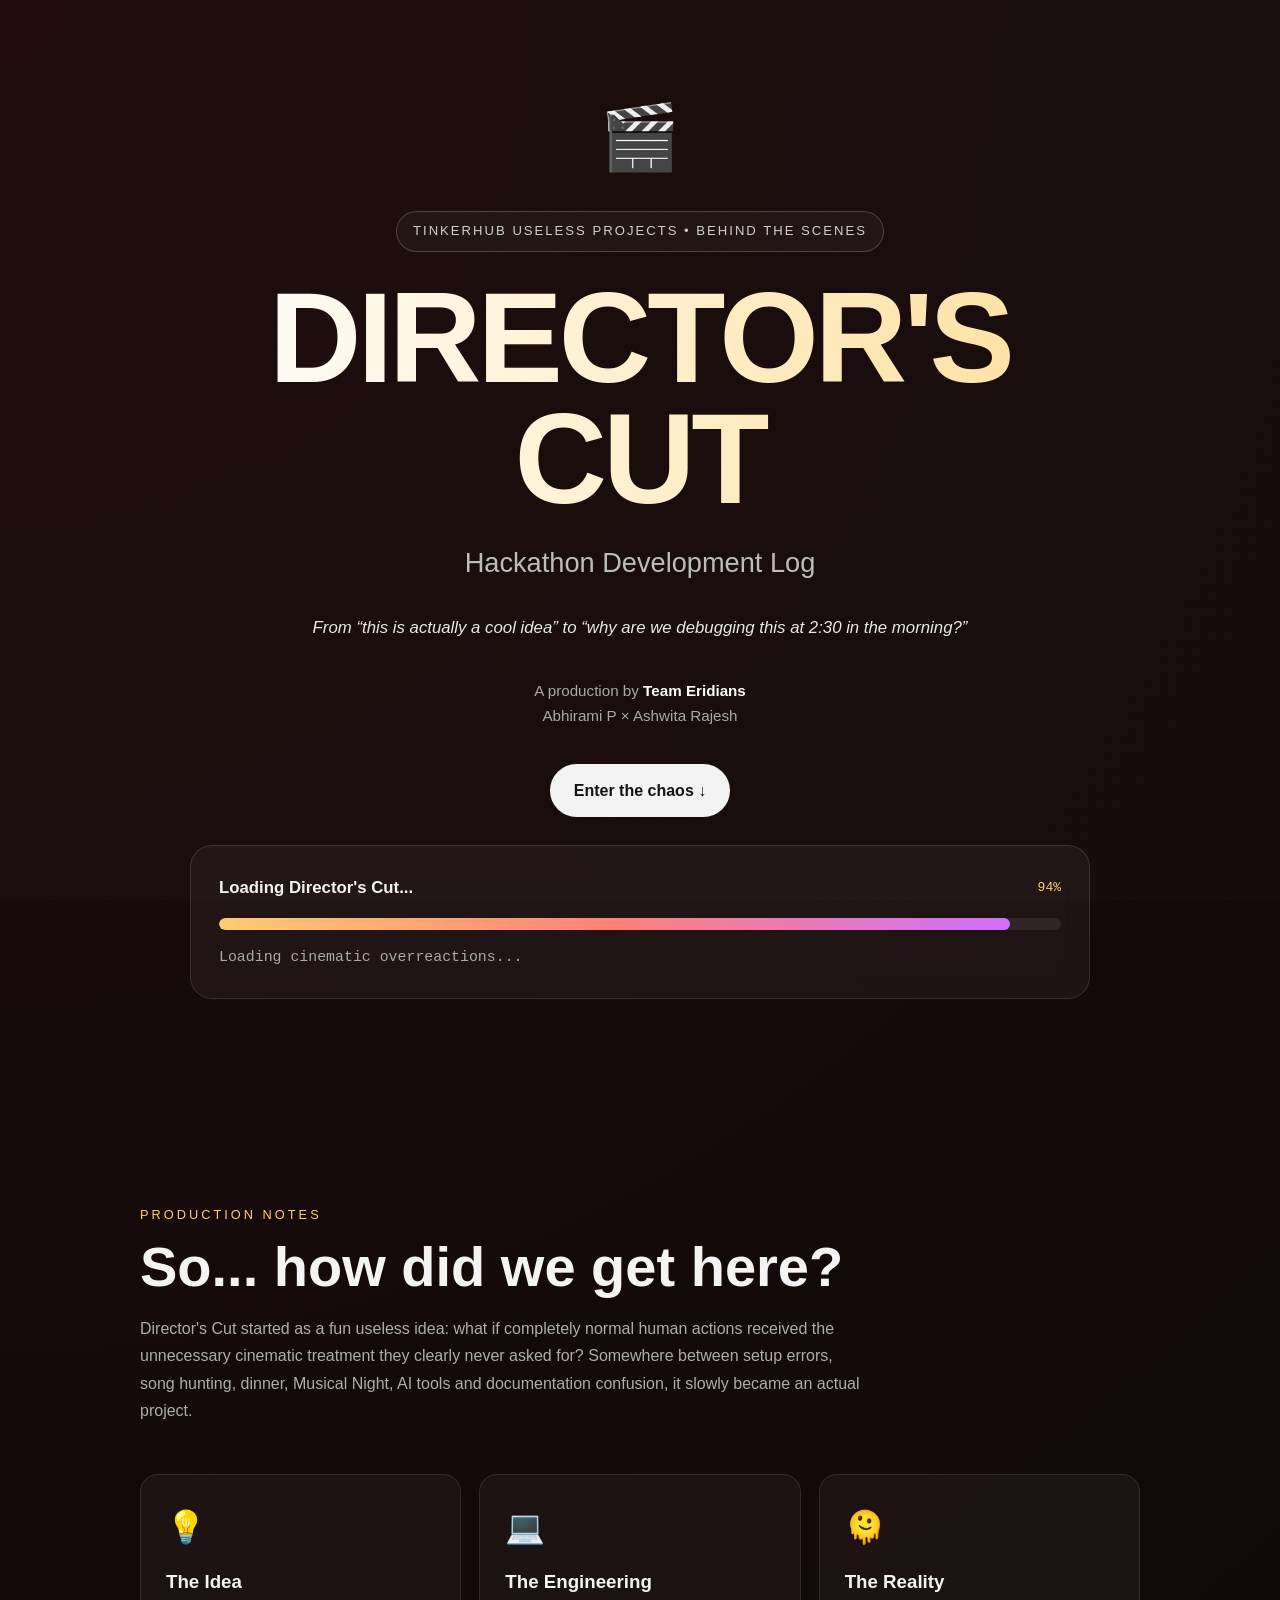
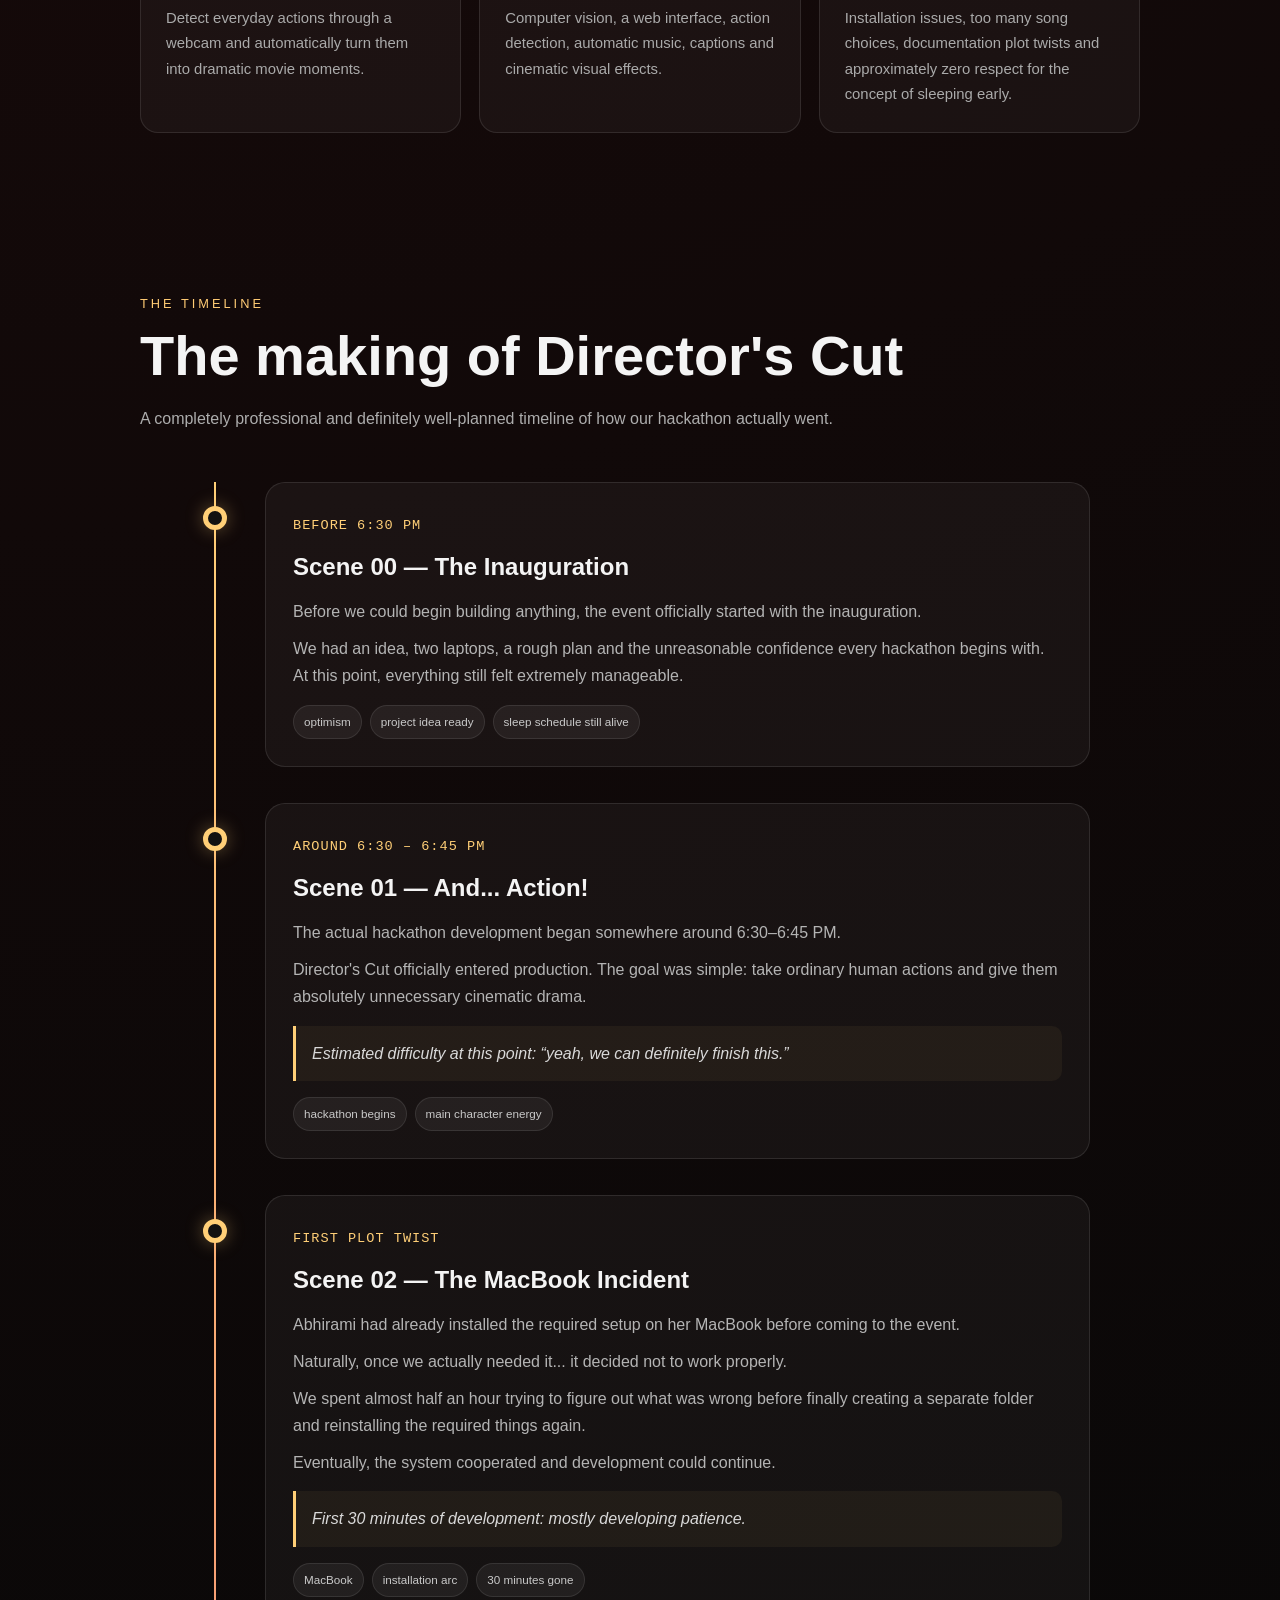
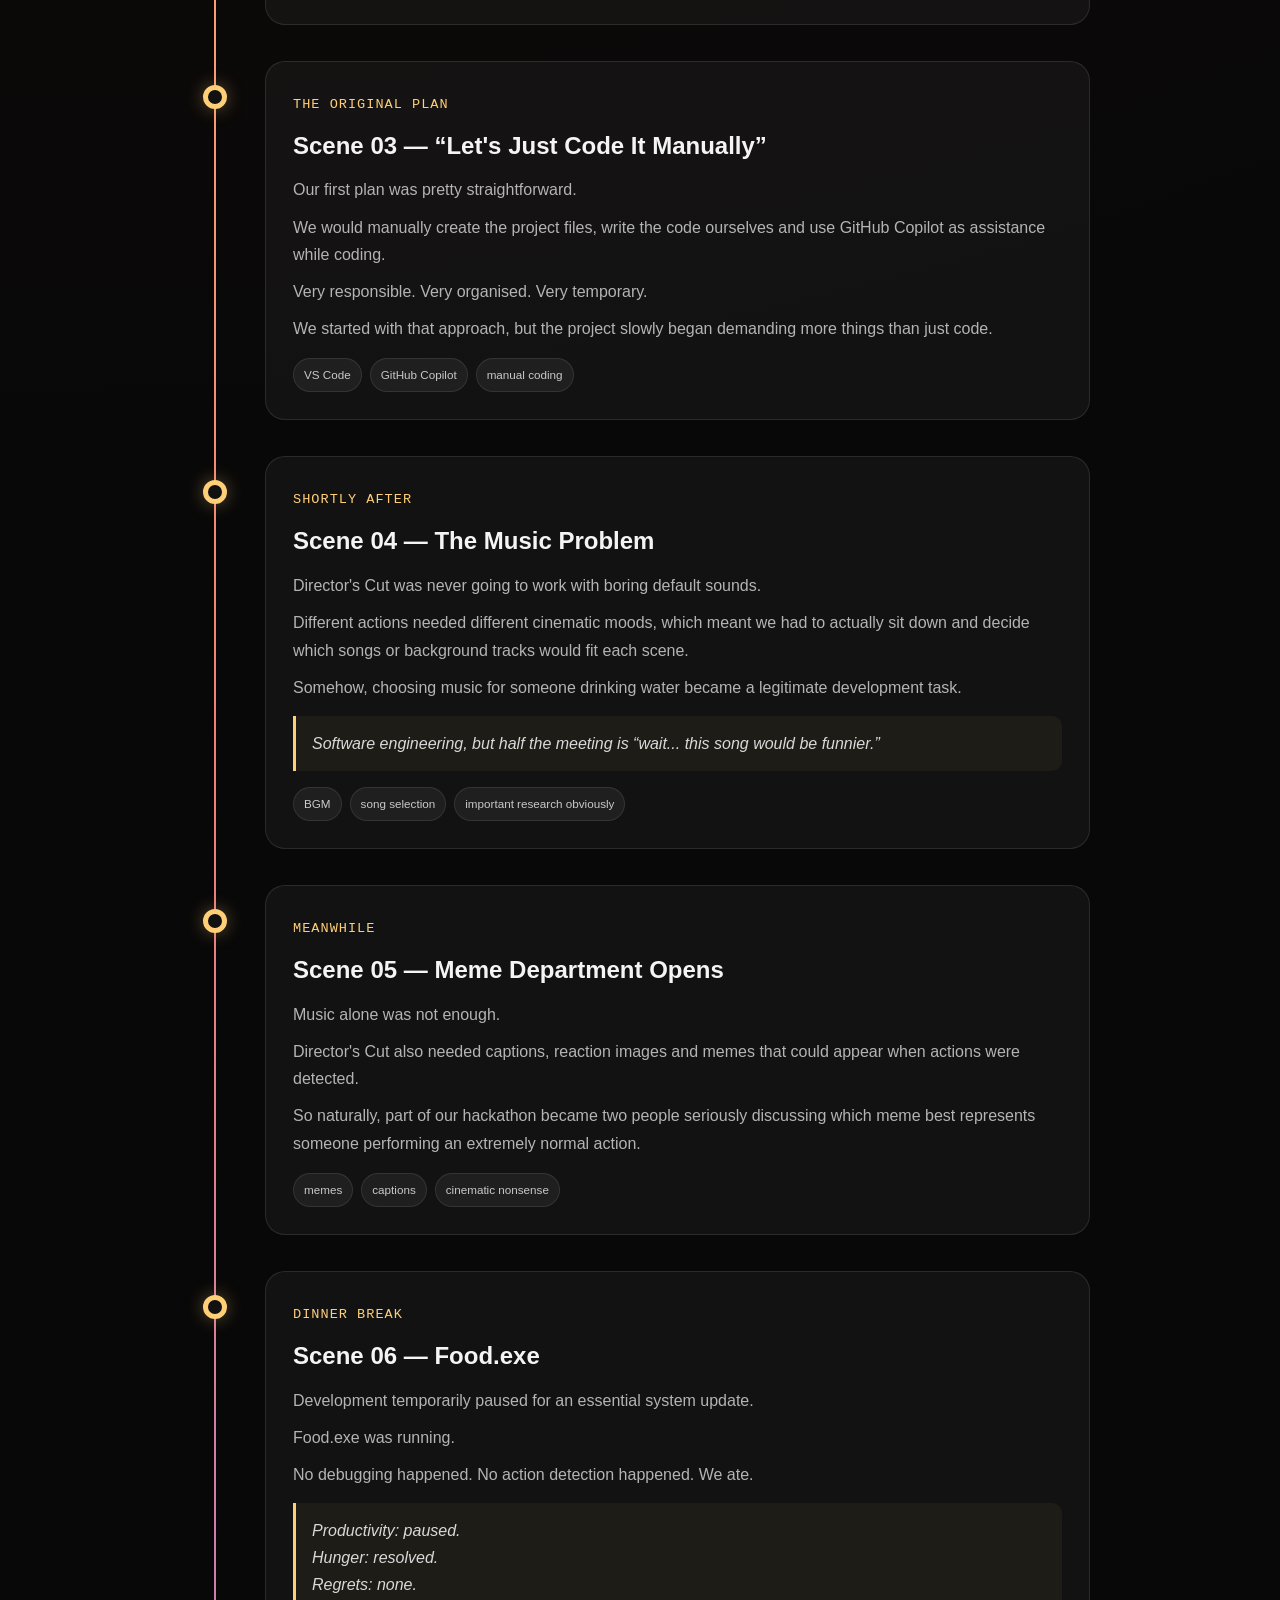
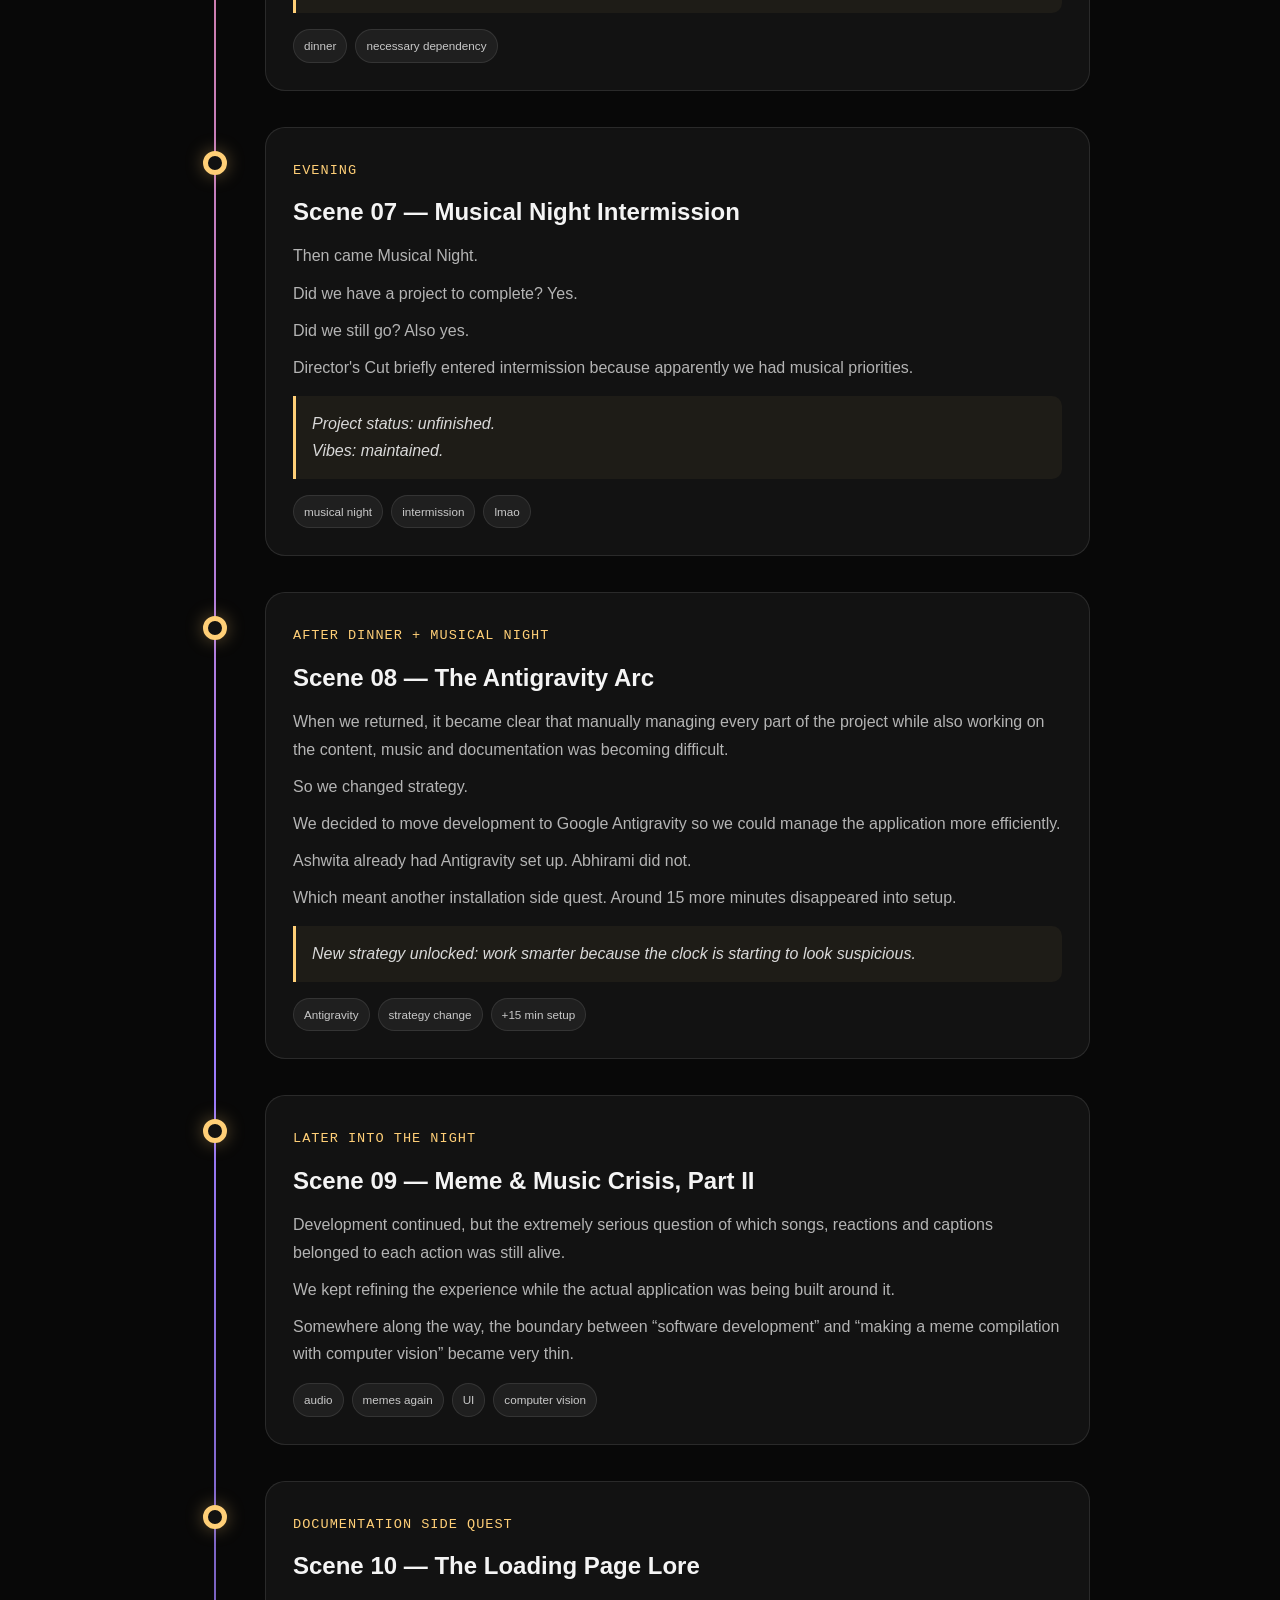
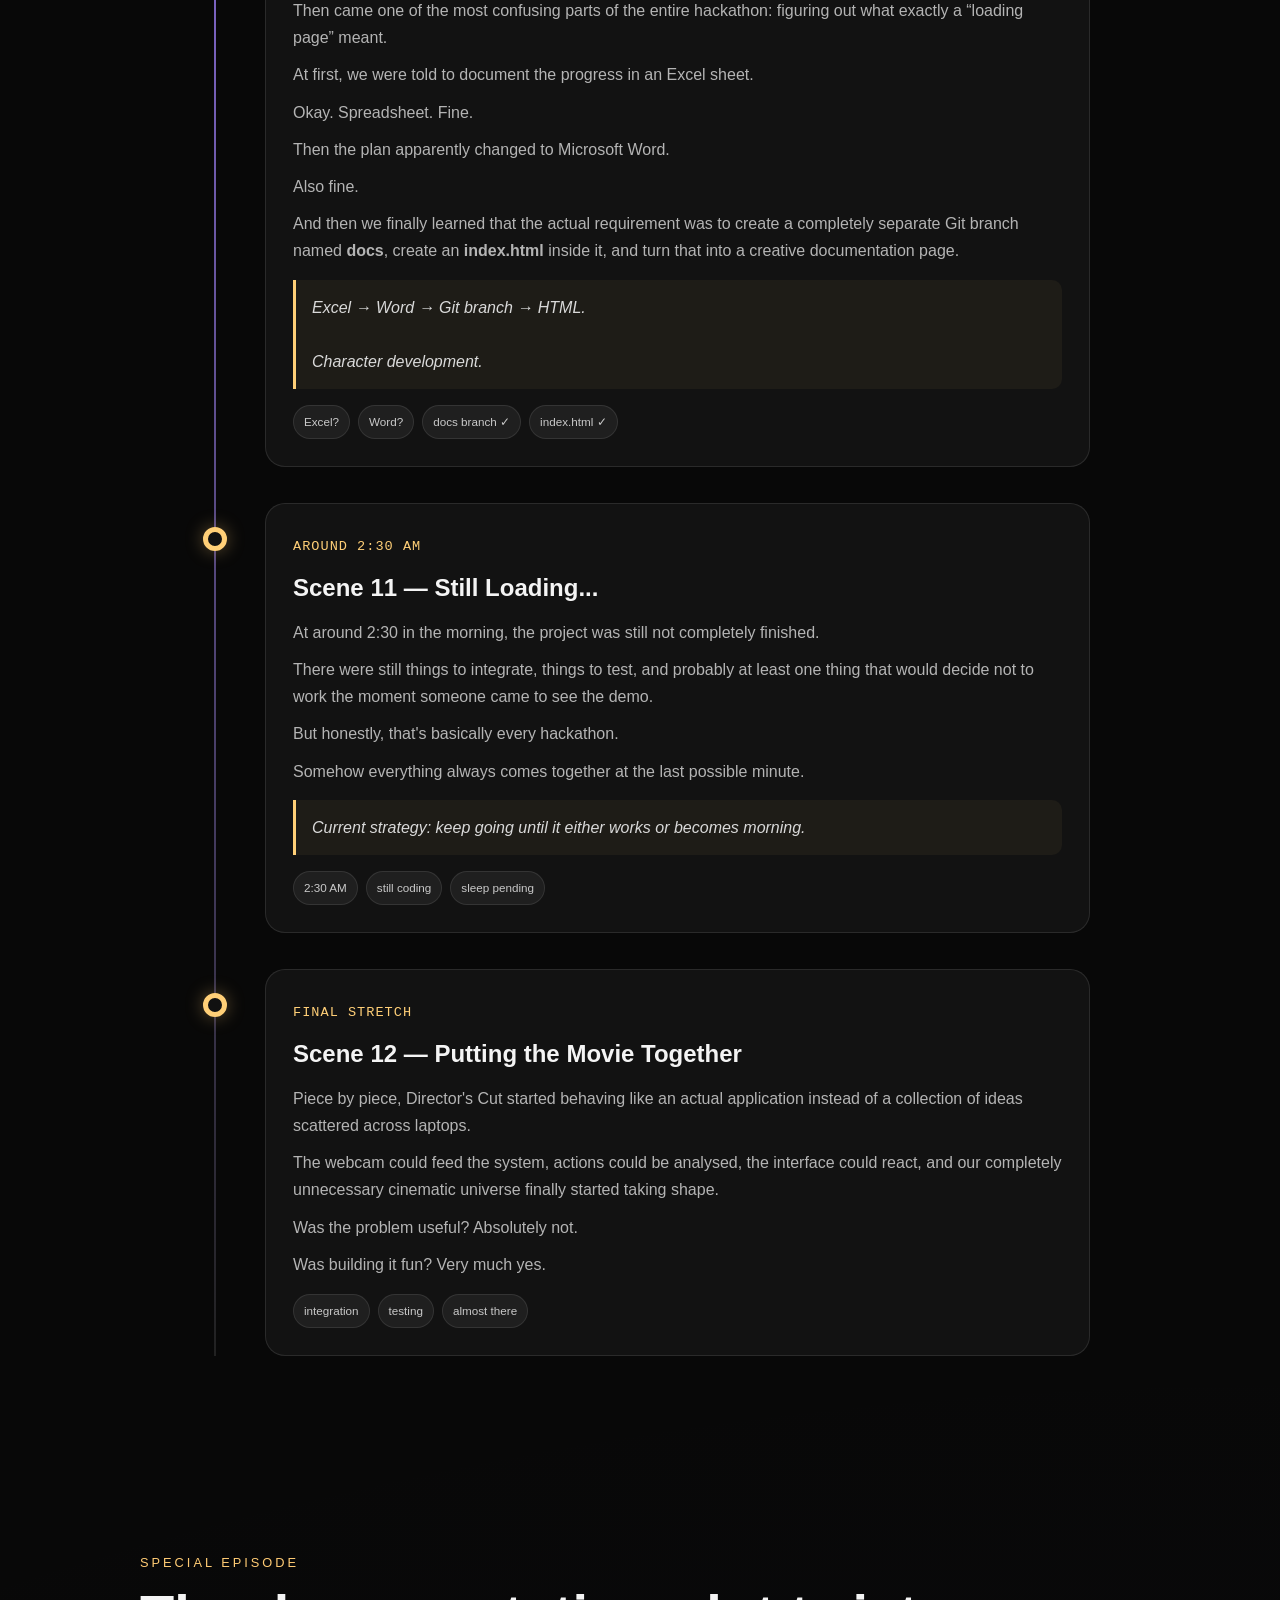
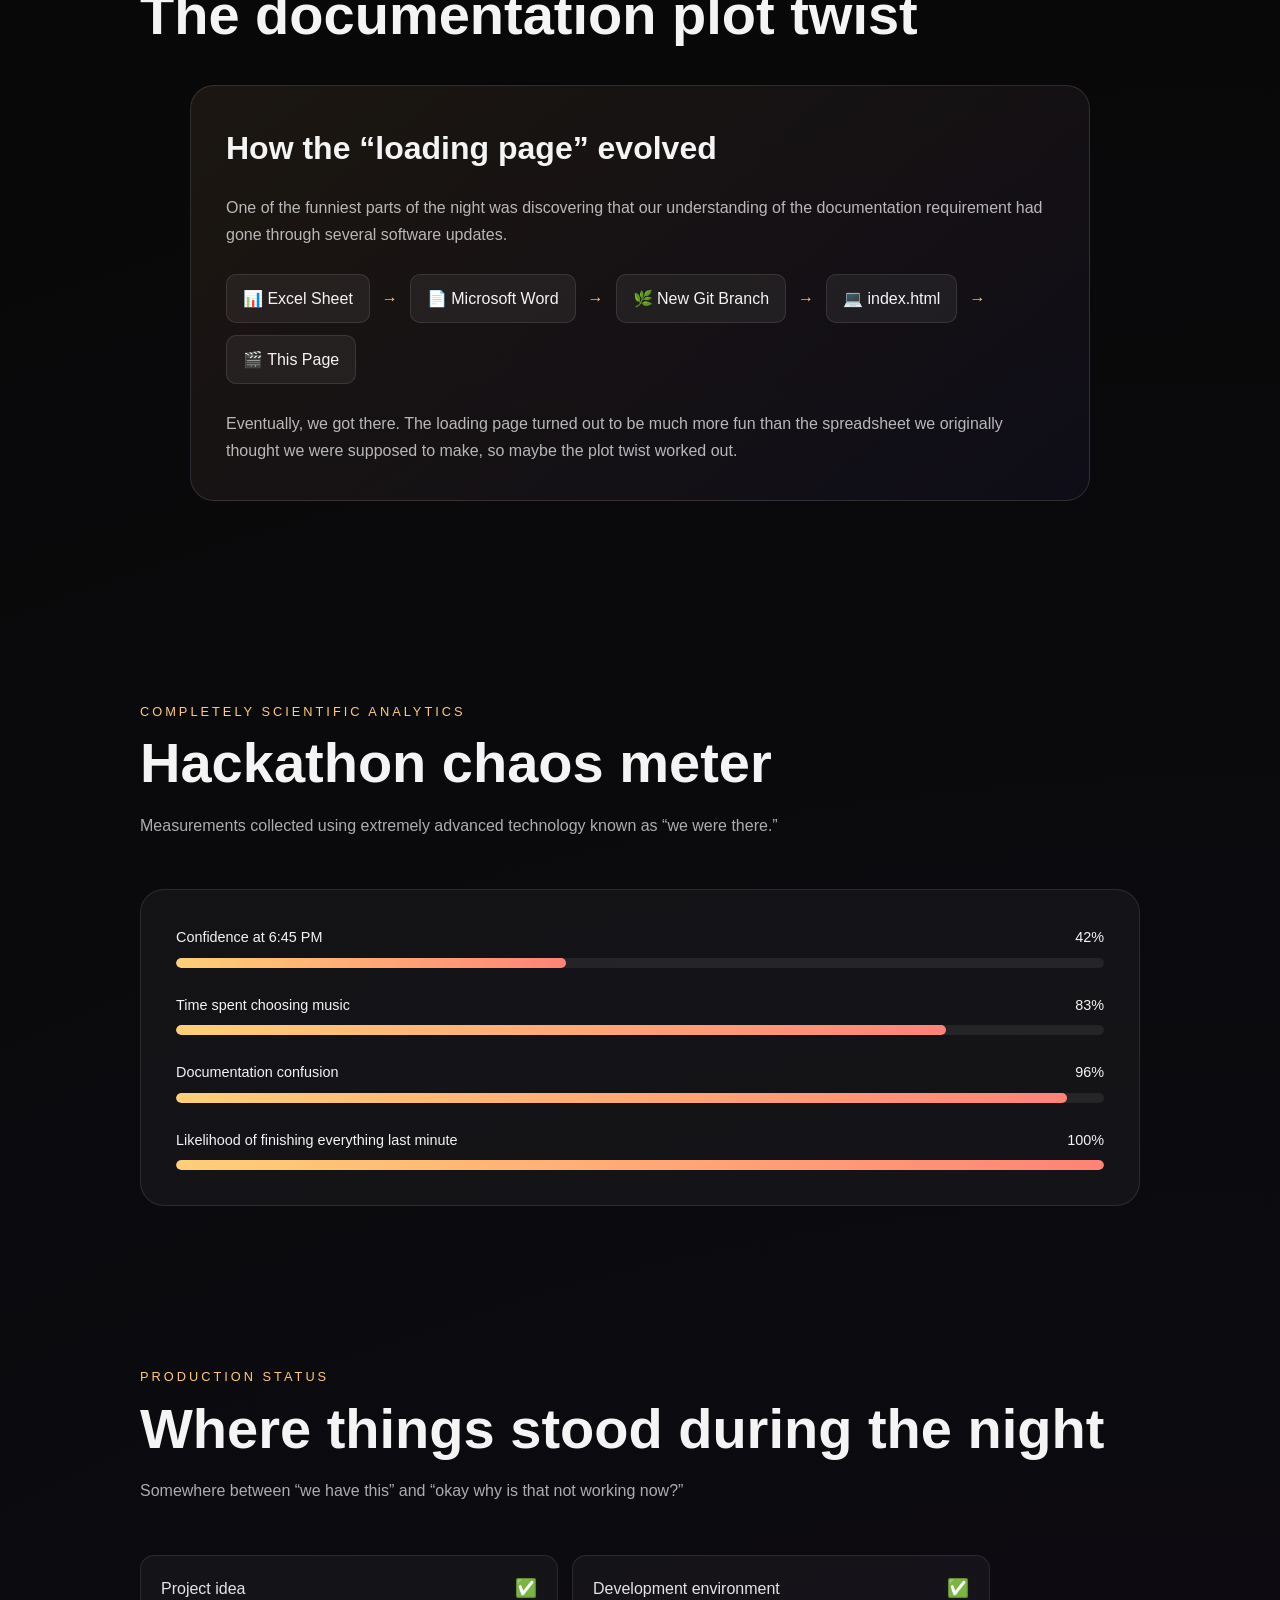
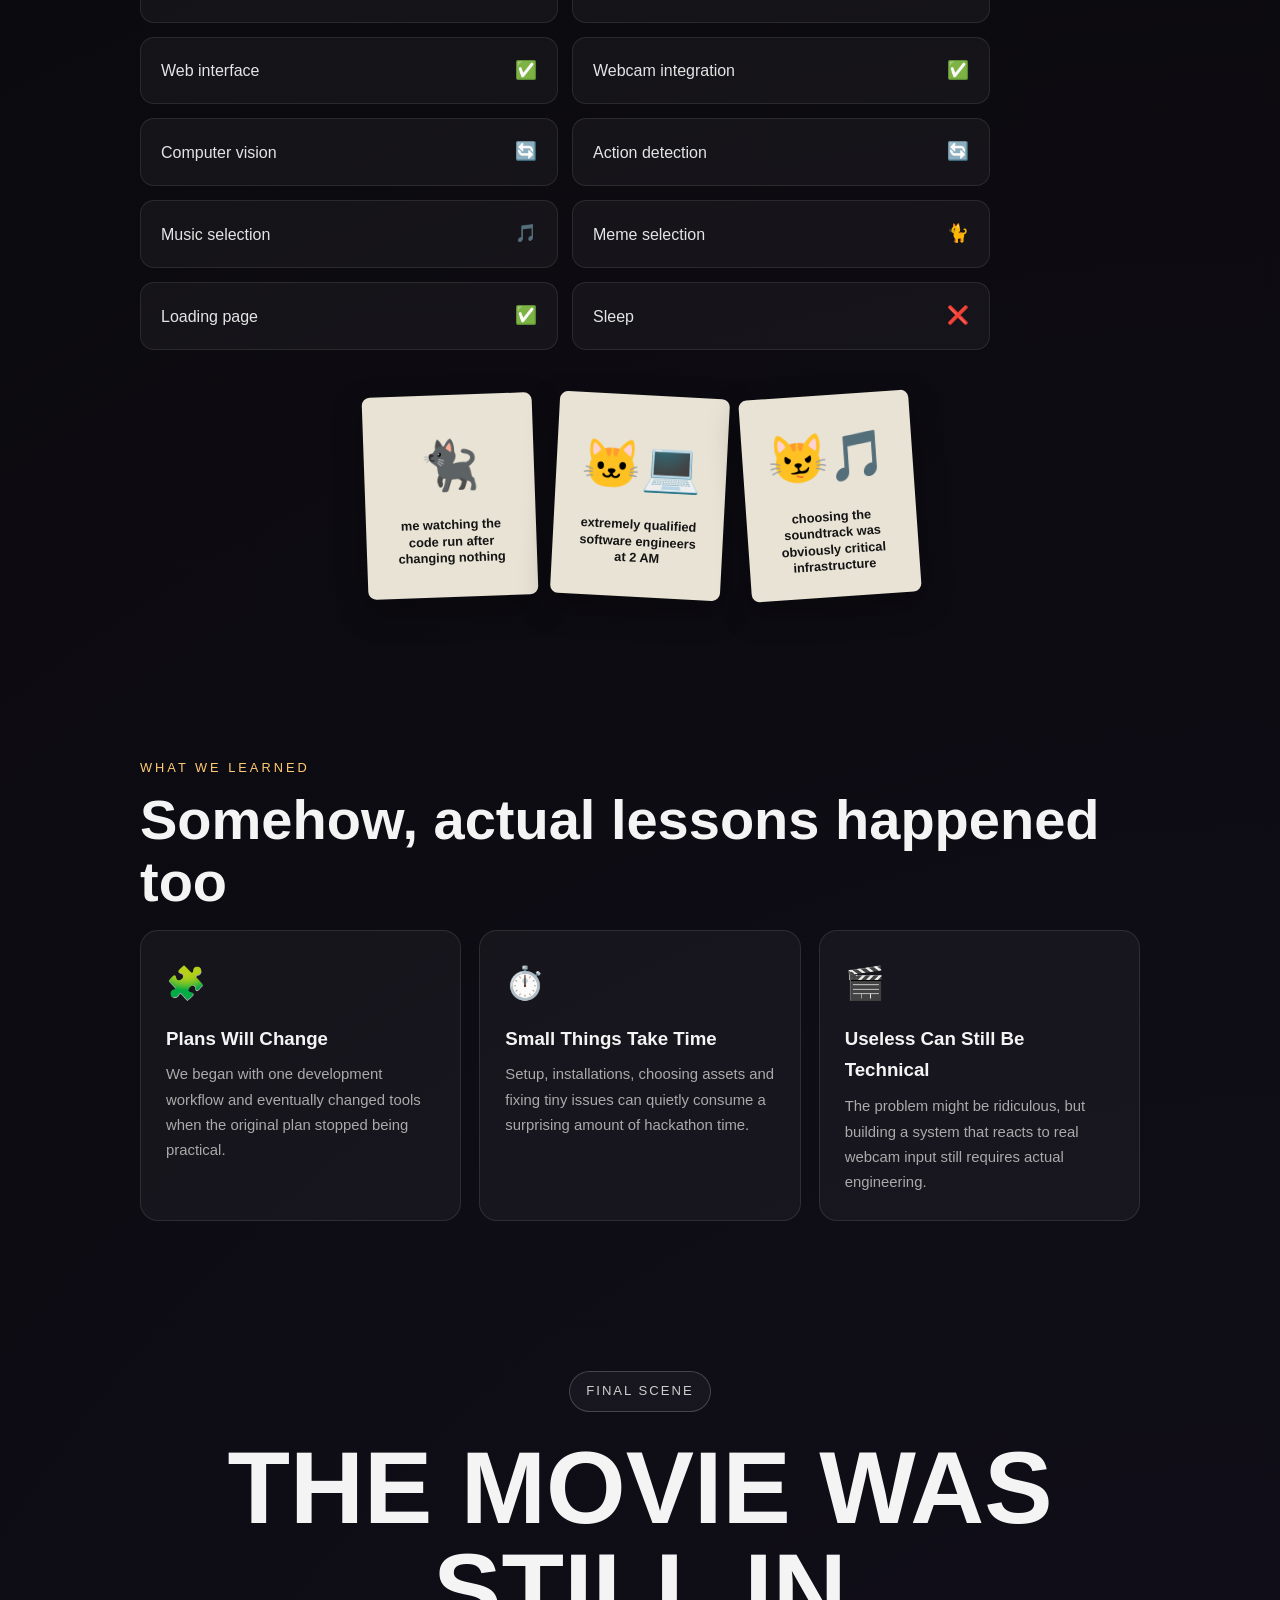
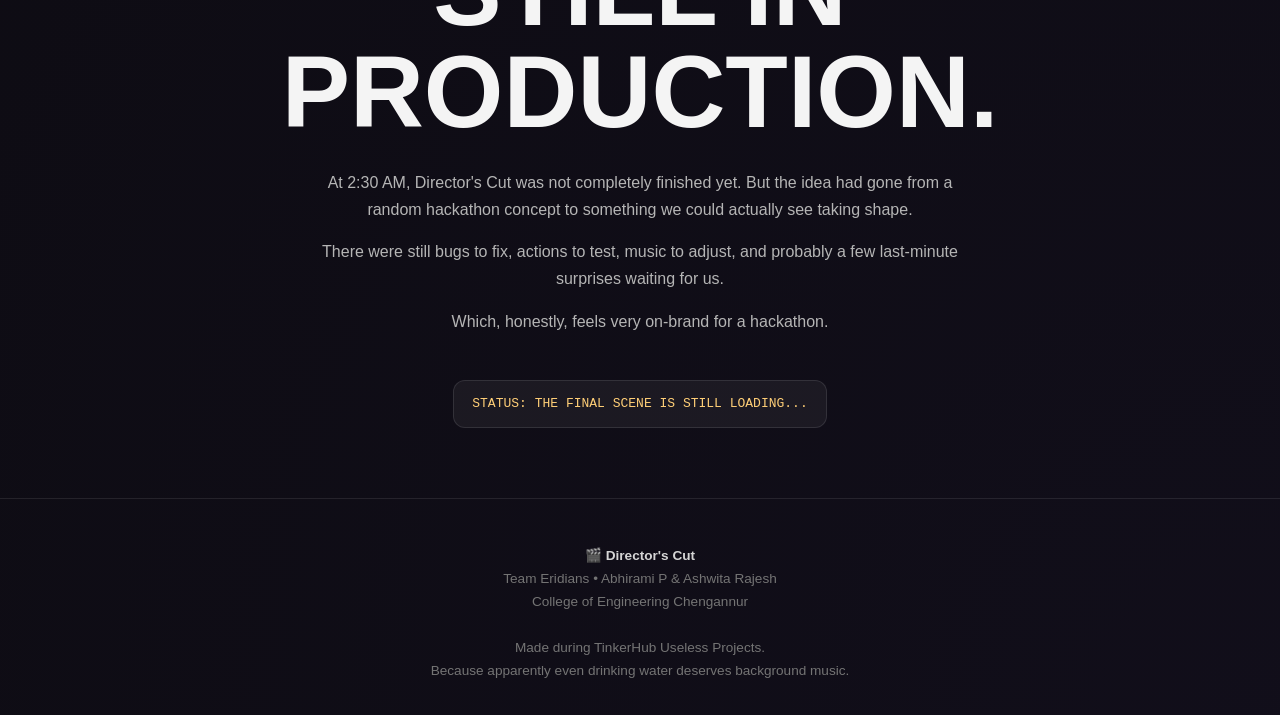
<file: index.html>
<!DOCTYPE html>
<html lang="en">
<head>
    <meta charset="UTF-8">
    <meta name="viewport" content="width=device-width, initial-scale=1.0">

    <title>Director's Cut | Hackathon Development Log</title>

    <style>
        /* =========================================================
           DIRECTOR'S CUT - HACKATHON DEVELOPMENT LOG
           Team Eridians
           TinkerHub Useless Projects
           ========================================================= */

        * {
            margin: 0;
            padding: 0;
            box-sizing: border-box;
        }

        html {
            scroll-behavior: smooth;
        }

        body {
            font-family: Arial, Helvetica, sans-serif;
            background:
                radial-gradient(circle at top left, rgba(120, 20, 20, 0.18), transparent 32%),
                radial-gradient(circle at bottom right, rgba(70, 50, 130, 0.15), transparent 35%),
                #080808;
            color: #f4f4f4;
            line-height: 1.7;
            min-height: 100vh;
            overflow-x: hidden;
        }

        /* Film grain */
        body::before {
            content: "";
            position: fixed;
            inset: 0;
            pointer-events: none;
            opacity: 0.035;
            z-index: 999;
            background-image:
                repeating-radial-gradient(
                    circle at 0 0,
                    transparent 0,
                    rgba(255,255,255,0.8) 1px,
                    transparent 2px
                );
            background-size: 7px 7px;
        }

        /* =========================================================
           TOP PROGRESS BAR
           ========================================================= */

        .scroll-progress {
            position: fixed;
            top: 0;
            left: 0;
            width: 0%;
            height: 4px;
            background: linear-gradient(90deg, #ffcc70, #ff8177, #cf70ff);
            z-index: 1000;
            box-shadow: 0 0 12px rgba(255, 129, 119, 0.65);
        }

        /* =========================================================
           HERO
           ========================================================= */

        .hero {
            min-height: 100vh;
            display: flex;
            align-items: center;
            justify-content: center;
            text-align: center;
            padding: 60px 20px;
            position: relative;
        }

        .hero-content {
            max-width: 950px;
        }

        .small-label {
            display: inline-block;
            padding: 8px 16px;
            border: 1px solid rgba(255,255,255,0.2);
            border-radius: 50px;
            color: #cfcfcf;
            font-size: 0.82rem;
            letter-spacing: 2px;
            text-transform: uppercase;
            margin-bottom: 25px;
            background: rgba(255,255,255,0.04);
        }

        .hero h1 {
            font-size: clamp(3.6rem, 10vw, 8rem);
            line-height: 0.95;
            letter-spacing: -4px;
            text-transform: uppercase;
            margin-bottom: 20px;
            background: linear-gradient(
                90deg,
                #ffffff,
                #ffdf9b,
                #ff9f8b,
                #ffffff
            );
            background-size: 300%;
            -webkit-background-clip: text;
            -webkit-text-fill-color: transparent;
            animation: titleGlow 7s linear infinite;
        }

        @keyframes titleGlow {
            0% {
                background-position: 0%;
            }
            100% {
                background-position: 300%;
            }
        }

        .hero h2 {
            font-size: clamp(1.1rem, 3vw, 1.7rem);
            font-weight: 400;
            color: #bcbcbc;
            margin-bottom: 28px;
        }

        .hero-quote {
            max-width: 680px;
            margin: 0 auto 35px auto;
            color: #e8e8e8;
            font-size: 1.05rem;
            font-style: italic;
        }

        .team-line {
            margin-top: 20px;
            color: #a8a8a8;
            font-size: 0.95rem;
        }

        .team-line strong {
            color: #fff;
        }

        .scroll-button {
            display: inline-block;
            margin-top: 35px;
            padding: 13px 24px;
            border-radius: 50px;
            text-decoration: none;
            color: #111;
            background: #f3f3f3;
            font-weight: 700;
            transition: 0.25s ease;
        }

        .scroll-button:hover {
            transform: translateY(-3px);
            background: #ffdd91;
        }

        .clapper {
            font-size: 4rem;
            margin-bottom: 20px;
            animation: clapperBounce 2.5s ease-in-out infinite;
        }

        @keyframes clapperBounce {
            0%, 100% {
                transform: rotate(-5deg) translateY(0);
            }
            50% {
                transform: rotate(5deg) translateY(-8px);
            }
        }

        /* =========================================================
           LOADING STRIP
           ========================================================= */

        .loading-section {
            max-width: 950px;
            margin: -80px auto 100px;
            padding: 25px;
        }

        .loading-card {
            border: 1px solid rgba(255,255,255,0.12);
            background: rgba(255,255,255,0.045);
            backdrop-filter: blur(12px);
            border-radius: 22px;
            padding: 28px;
        }

        .loading-header {
            display: flex;
            justify-content: space-between;
            gap: 20px;
            align-items: center;
            margin-bottom: 15px;
            flex-wrap: wrap;
        }

        .loading-title {
            font-size: 1.05rem;
            font-weight: 700;
        }

        .loading-percentage {
            color: #ffcf75;
            font-family: monospace;
        }

        .loading-bar {
            width: 100%;
            height: 12px;
            background: rgba(255,255,255,0.08);
            border-radius: 50px;
            overflow: hidden;
        }

        .loading-fill {
            width: 94%;
            height: 100%;
            border-radius: inherit;
            background: linear-gradient(
                90deg,
                #ffcc70,
                #ff8177,
                #cf70ff
            );
            animation: loadPulse 3s ease-in-out infinite;
        }

        @keyframes loadPulse {
            0%, 100% {
                filter: brightness(0.85);
            }
            50% {
                filter: brightness(1.25);
            }
        }

        .loading-message {
            margin-top: 15px;
            color: #aaa;
            font-size: 0.93rem;
            font-family: monospace;
        }

        /* =========================================================
           GENERAL SECTION
           ========================================================= */

        .section {
            max-width: 1050px;
            margin: 0 auto;
            padding: 80px 25px;
        }

        .section-label {
            color: #ffcb74;
            font-size: 0.8rem;
            text-transform: uppercase;
            letter-spacing: 3px;
            margin-bottom: 10px;
        }

        .section-title {
            font-size: clamp(2rem, 5vw, 3.5rem);
            margin-bottom: 18px;
            line-height: 1.1;
        }

        .section-intro {
            color: #adadad;
            max-width: 720px;
            margin-bottom: 50px;
        }

        /* =========================================================
           INTRO CARDS
           ========================================================= */

        .intro-grid {
            display: grid;
            grid-template-columns: repeat(3, 1fr);
            gap: 18px;
        }

        .intro-card {
            background: rgba(255,255,255,0.04);
            border: 1px solid rgba(255,255,255,0.1);
            border-radius: 18px;
            padding: 25px;
            min-height: 170px;
            transition: transform 0.25s ease, border 0.25s ease;
        }

        .intro-card:hover {
            transform: translateY(-5px);
            border-color: rgba(255, 205, 112, 0.45);
        }

        .intro-card .emoji {
            font-size: 2rem;
            margin-bottom: 12px;
        }

        .intro-card h3 {
            margin-bottom: 8px;
        }

        .intro-card p {
            color: #aaa;
            font-size: 0.93rem;
        }

        /* =========================================================
           TIMELINE
           ========================================================= */

        .timeline {
            position: relative;
            max-width: 900px;
            margin: 0 auto;
        }

        .timeline::before {
            content: "";
            position: absolute;
            left: 24px;
            top: 0;
            width: 2px;
            height: 100%;
            background: linear-gradient(
                to bottom,
                #ffcf77,
                #f27f72,
                #9d7cff,
                rgba(255,255,255,0.1)
            );
        }

        .timeline-item {
            position: relative;
            padding-left: 75px;
            margin-bottom: 36px;
        }

        .timeline-dot {
            position: absolute;
            left: 13px;
            top: 24px;
            width: 24px;
            height: 24px;
            border-radius: 50%;
            background: #111;
            border: 5px solid #ffcf77;
            box-shadow: 0 0 18px rgba(255,207,119,0.35);
        }

        .timeline-card {
            background: rgba(255,255,255,0.045);
            border: 1px solid rgba(255,255,255,0.1);
            border-radius: 20px;
            padding: 27px;
            transition: 0.25s ease;
        }

        .timeline-card:hover {
            transform: translateX(4px);
            background: rgba(255,255,255,0.065);
        }

        .time {
            display: inline-block;
            color: #ffcf77;
            font-family: monospace;
            font-size: 0.85rem;
            margin-bottom: 10px;
            text-transform: uppercase;
            letter-spacing: 1px;
        }

        .timeline-card h3 {
            font-size: 1.5rem;
            margin-bottom: 10px;
        }

        .timeline-card p {
            color: #b4b4b4;
            margin-bottom: 10px;
        }

        .timeline-card p:last-child {
            margin-bottom: 0;
        }

        .tag-row {
            display: flex;
            gap: 8px;
            flex-wrap: wrap;
            margin-top: 16px;
        }

        .tag {
            font-size: 0.73rem;
            padding: 6px 10px;
            border-radius: 50px;
            background: rgba(255,255,255,0.06);
            border: 1px solid rgba(255,255,255,0.09);
            color: #c9c9c9;
        }

        .meme-note {
            margin-top: 15px;
            padding: 14px 16px;
            border-left: 3px solid #ffcf77;
            background: rgba(255,207,119,0.05);
            color: #d9d9d9;
            font-style: italic;
            border-radius: 0 10px 10px 0;
        }

        /* =========================================================
           DOCUMENTATION LORE
           ========================================================= */

        .lore-box {
            max-width: 900px;
            margin: 40px auto;
            border-radius: 24px;
            padding: 35px;
            border: 1px solid rgba(255,255,255,0.12);
            background:
                linear-gradient(
                    145deg,
                    rgba(255,193,105,0.08),
                    rgba(126,91,255,0.05)
                );
        }

        .lore-box h3 {
            font-size: 2rem;
            margin-bottom: 18px;
        }

        .lore-flow {
            display: flex;
            align-items: center;
            flex-wrap: wrap;
            gap: 12px;
            margin: 26px 0;
        }

        .lore-step {
            padding: 10px 16px;
            background: rgba(255,255,255,0.06);
            border-radius: 10px;
            border: 1px solid rgba(255,255,255,0.1);
        }

        .arrow {
            color: #ffcf77;
            font-weight: bold;
        }

        .lore-box p {
            color: #b8b8b8;
        }

        /* =========================================================
           CHAOS METER
           ========================================================= */

        .chaos-box {
            border: 1px solid rgba(255,255,255,0.1);
            background: rgba(255,255,255,0.04);
            border-radius: 24px;
            padding: 35px;
        }

        .chaos-row {
            margin-bottom: 25px;
        }

        .chaos-row:last-child {
            margin-bottom: 0;
        }

        .chaos-row-top {
            display: flex;
            justify-content: space-between;
            align-items: center;
            margin-bottom: 8px;
            font-size: 0.9rem;
        }

        .meter {
            height: 10px;
            background: rgba(255,255,255,0.07);
            border-radius: 50px;
            overflow: hidden;
        }

        .meter-fill {
            height: 100%;
            border-radius: inherit;
            background: linear-gradient(90deg, #ffcf77, #ff8376);
        }

        .m1 { width: 42%; }
        .m2 { width: 83%; }
        .m3 { width: 96%; }
        .m4 { width: 100%; }

        /* =========================================================
           STATUS GRID
           ========================================================= */

        .status-grid {
            display: grid;
            grid-template-columns: repeat(2, 1fr);
            gap: 14px;
            max-width: 850px;
        }

        .status-item {
            padding: 18px 20px;
            background: rgba(255,255,255,0.04);
            border: 1px solid rgba(255,255,255,0.09);
            border-radius: 14px;
            display: flex;
            align-items: center;
            justify-content: space-between;
            gap: 20px;
        }

        .status-name {
            color: #e4e4e4;
        }

        .status-symbol {
            font-size: 1.1rem;
        }

        /* =========================================================
           CAT / STICKER SECTION
           ========================================================= */

        .sticker-row {
            display: flex;
            justify-content: center;
            gap: 20px;
            flex-wrap: wrap;
            margin-top: 45px;
        }

        .sticker {
            width: 170px;
            min-height: 145px;
            padding: 22px;
            display: flex;
            flex-direction: column;
            align-items: center;
            justify-content: center;
            text-align: center;
            background: #e8e3d5;
            color: #151515;
            border-radius: 8px;
            transform: rotate(-2deg);
            box-shadow: 0 12px 30px rgba(0,0,0,0.35);
            transition: 0.25s ease;
        }

        .sticker:nth-child(2) {
            transform: rotate(3deg);
        }

        .sticker:nth-child(3) {
            transform: rotate(-4deg);
        }

        .sticker:hover {
            transform: rotate(0deg) scale(1.05);
        }

        .sticker-emoji {
            font-size: 3rem;
        }

        .sticker p {
            font-size: 0.8rem;
            font-weight: bold;
            margin-top: 10px;
            line-height: 1.3;
        }

        /* =========================================================
           FINAL SCENE
           ========================================================= */

        .final-scene {
            min-height: 85vh;
            display: flex;
            align-items: center;
            justify-content: center;
            text-align: center;
            padding: 70px 20px;
        }

        .final-inner {
            max-width: 850px;
        }

        .final-scene .big {
            font-size: clamp(3rem, 8vw, 6.5rem);
            line-height: 1;
            text-transform: uppercase;
            margin-bottom: 25px;
        }

        .final-scene p {
            color: #b5b5b5;
            max-width: 650px;
            margin: 0 auto 15px;
        }

        .final-time {
            margin-top: 30px;
            display: inline-block;
            padding: 12px 18px;
            background: rgba(255,255,255,0.05);
            border: 1px solid rgba(255,255,255,0.1);
            border-radius: 12px;
            font-family: monospace;
            color: #ffcf77;
        }

        /* =========================================================
           FOOTER
           ========================================================= */

        footer {
            border-top: 1px solid rgba(255,255,255,0.09);
            padding: 45px 20px;
            text-align: center;
            color: #747474;
            font-size: 0.85rem;
        }

        footer strong {
            color: #d5d5d5;
        }

        /* =========================================================
           RESPONSIVE
           ========================================================= */

        @media (max-width: 800px) {

            .hero h1 {
                letter-spacing: -2px;
            }

            .intro-grid {
                grid-template-columns: 1fr;
            }

            .status-grid {
                grid-template-columns: 1fr;
            }

            .timeline-item {
                padding-left: 62px;
            }

            .timeline::before {
                left: 18px;
            }

            .timeline-dot {
                left: 7px;
            }

            .lore-flow {
                flex-direction: column;
                align-items: flex-start;
            }

            .arrow {
                transform: rotate(90deg);
                margin-left: 20px;
            }
        }

    </style>
</head>

<body>

    <!-- Scroll progress -->
    <div class="scroll-progress" id="scrollProgress"></div>


    <!-- =========================================================
         HERO
         ========================================================= -->

    <section class="hero">

        <div class="hero-content">

            <div class="clapper">🎬</div>

            <div class="small-label">
                TinkerHub Useless Projects • Behind The Scenes
            </div>

            <h1>
                Director's Cut
            </h1>

            <h2>
                Hackathon Development Log
            </h2>

            <p class="hero-quote">
                From “this is actually a cool idea” to
                “why are we debugging this at 2:30 in the morning?”
            </p>

            <p class="team-line">
                A production by <strong>Team Eridians</strong><br>
                Abhirami P × Ashwita Rajesh
            </p>

            <a href="#story" class="scroll-button">
                Enter the chaos ↓
            </a>

        </div>

    </section>


    <!-- =========================================================
         LOADING BAR
         ========================================================= -->

    <section class="loading-section">

        <div class="loading-card">

            <div class="loading-header">

                <div class="loading-title">
                    Loading Director's Cut...
                </div>

                <div class="loading-percentage">
                    94%
                </div>

            </div>

            <div class="loading-bar">
                <div class="loading-fill"></div>
            </div>

            <div class="loading-message" id="loadingMessage">
                Initializing questionable decisions...
            </div>

        </div>

    </section>


    <!-- =========================================================
         INTRO
         ========================================================= -->

    <section class="section" id="story">

        <div class="section-label">
            Production Notes
        </div>

        <h2 class="section-title">
            So... how did we get here?
        </h2>

        <p class="section-intro">
            Director's Cut started as a fun useless idea:
            what if completely normal human actions received the
            unnecessary cinematic treatment they clearly never asked for?
            Somewhere between setup errors, song hunting, dinner,
            Musical Night, AI tools and documentation confusion,
            it slowly became an actual project.
        </p>


        <div class="intro-grid">

            <div class="intro-card">
                <div class="emoji">💡</div>
                <h3>The Idea</h3>
                <p>
                    Detect everyday actions through a webcam and
                    automatically turn them into dramatic movie moments.
                </p>
            </div>

            <div class="intro-card">
                <div class="emoji">💻</div>
                <h3>The Engineering</h3>
                <p>
                    Computer vision, a web interface, action detection,
                    automatic music, captions and cinematic visual effects.
                </p>
            </div>

            <div class="intro-card">
                <div class="emoji">🫠</div>
                <h3>The Reality</h3>
                <p>
                    Installation issues, too many song choices,
                    documentation plot twists and approximately zero
                    respect for the concept of sleeping early.
                </p>
            </div>

        </div>

    </section>


    <!-- =========================================================
         TIMELINE
         ========================================================= -->

    <section class="section">

        <div class="section-label">
            The Timeline
        </div>

        <h2 class="section-title">
            The making of Director's Cut
        </h2>

        <p class="section-intro">
            A completely professional and definitely well-planned timeline
            of how our hackathon actually went.
        </p>


        <div class="timeline">


            <!-- EVENT 1 -->

            <div class="timeline-item">

                <div class="timeline-dot"></div>

                <div class="timeline-card">

                    <span class="time">
                        Before 6:30 PM
                    </span>

                    <h3>
                        Scene 00 — The Inauguration
                    </h3>

                    <p>
                        Before we could begin building anything, the event
                        officially started with the inauguration.
                    </p>

                    <p>
                        We had an idea, two laptops, a rough plan and the
                        unreasonable confidence every hackathon begins with.
                        At this point, everything still felt extremely manageable.
                    </p>

                    <div class="tag-row">
                        <span class="tag">optimism</span>
                        <span class="tag">project idea ready</span>
                        <span class="tag">sleep schedule still alive</span>
                    </div>

                </div>

            </div>


            <!-- EVENT 2 -->

            <div class="timeline-item">

                <div class="timeline-dot"></div>

                <div class="timeline-card">

                    <span class="time">
                        Around 6:30 – 6:45 PM
                    </span>

                    <h3>
                        Scene 01 — And... Action!
                    </h3>

                    <p>
                        The actual hackathon development began somewhere
                        around 6:30–6:45 PM.
                    </p>

                    <p>
                        Director's Cut officially entered production.
                        The goal was simple: take ordinary human actions
                        and give them absolutely unnecessary cinematic drama.
                    </p>

                    <div class="meme-note">
                        Estimated difficulty at this point:
                        “yeah, we can definitely finish this.”
                    </div>

                    <div class="tag-row">
                        <span class="tag">hackathon begins</span>
                        <span class="tag">main character energy</span>
                    </div>

                </div>

            </div>


            <!-- EVENT 3 -->

            <div class="timeline-item">

                <div class="timeline-dot"></div>

                <div class="timeline-card">

                    <span class="time">
                        First plot twist
                    </span>

                    <h3>
                        Scene 02 — The MacBook Incident
                    </h3>

                    <p>
                        Abhirami had already installed the required setup
                        on her MacBook before coming to the event.
                    </p>

                    <p>
                        Naturally, once we actually needed it...
                        it decided not to work properly.
                    </p>

                    <p>
                        We spent almost half an hour trying to figure out
                        what was wrong before finally creating a separate
                        folder and reinstalling the required things again.
                    </p>

                    <p>
                        Eventually, the system cooperated and development
                        could continue.
                    </p>

                    <div class="meme-note">
                        First 30 minutes of development:
                        mostly developing patience.
                    </div>

                    <div class="tag-row">
                        <span class="tag">MacBook</span>
                        <span class="tag">installation arc</span>
                        <span class="tag">30 minutes gone</span>
                    </div>

                </div>

            </div>


            <!-- EVENT 4 -->

            <div class="timeline-item">

                <div class="timeline-dot"></div>

                <div class="timeline-card">

                    <span class="time">
                        The original plan
                    </span>

                    <h3>
                        Scene 03 — “Let's Just Code It Manually”
                    </h3>

                    <p>
                        Our first plan was pretty straightforward.
                    </p>

                    <p>
                        We would manually create the project files,
                        write the code ourselves and use GitHub Copilot
                        as assistance while coding.
                    </p>

                    <p>
                        Very responsible.
                        Very organised.
                        Very temporary.
                    </p>

                    <p>
                        We started with that approach, but the project
                        slowly began demanding more things than just code.
                    </p>

                    <div class="tag-row">
                        <span class="tag">VS Code</span>
                        <span class="tag">GitHub Copilot</span>
                        <span class="tag">manual coding</span>
                    </div>

                </div>

            </div>


            <!-- EVENT 5 -->

            <div class="timeline-item">

                <div class="timeline-dot"></div>

                <div class="timeline-card">

                    <span class="time">
                        Shortly after
                    </span>

                    <h3>
                        Scene 04 — The Music Problem
                    </h3>

                    <p>
                        Director's Cut was never going to work with
                        boring default sounds.
                    </p>

                    <p>
                        Different actions needed different cinematic moods,
                        which meant we had to actually sit down and decide
                        which songs or background tracks would fit each scene.
                    </p>

                    <p>
                        Somehow, choosing music for someone drinking water
                        became a legitimate development task.
                    </p>

                    <div class="meme-note">
                        Software engineering, but half the meeting is
                        “wait... this song would be funnier.”
                    </div>

                    <div class="tag-row">
                        <span class="tag">BGM</span>
                        <span class="tag">song selection</span>
                        <span class="tag">important research obviously</span>
                    </div>

                </div>

            </div>


            <!-- EVENT 6 -->

            <div class="timeline-item">

                <div class="timeline-dot"></div>

                <div class="timeline-card">

                    <span class="time">
                        Meanwhile
                    </span>

                    <h3>
                        Scene 05 — Meme Department Opens
                    </h3>

                    <p>
                        Music alone was not enough.
                    </p>

                    <p>
                        Director's Cut also needed captions,
                        reaction images and memes that could appear
                        when actions were detected.
                    </p>

                    <p>
                        So naturally, part of our hackathon became
                        two people seriously discussing which meme
                        best represents someone performing an extremely
                        normal action.
                    </p>

                    <div class="tag-row">
                        <span class="tag">memes</span>
                        <span class="tag">captions</span>
                        <span class="tag">cinematic nonsense</span>
                    </div>

                </div>

            </div>


            <!-- EVENT 7 -->

            <div class="timeline-item">

                <div class="timeline-dot"></div>

                <div class="timeline-card">

                    <span class="time">
                        Dinner break
                    </span>

                    <h3>
                        Scene 06 — Food.exe
                    </h3>

                    <p>
                        Development temporarily paused for an essential
                        system update.
                    </p>

                    <p>
                        Food.exe was running.
                    </p>

                    <p>
                        No debugging happened.
                        No action detection happened.
                        We ate.
                    </p>

                    <div class="meme-note">
                        Productivity: paused.<br>
                        Hunger: resolved.<br>
                        Regrets: none.
                    </div>

                    <div class="tag-row">
                        <span class="tag">dinner</span>
                        <span class="tag">necessary dependency</span>
                    </div>

                </div>

            </div>


            <!-- EVENT 8 -->

            <div class="timeline-item">

                <div class="timeline-dot"></div>

                <div class="timeline-card">

                    <span class="time">
                        Evening
                    </span>

                    <h3>
                        Scene 07 — Musical Night Intermission
                    </h3>

                    <p>
                        Then came Musical Night.
                    </p>

                    <p>
                        Did we have a project to complete?
                        Yes.
                    </p>

                    <p>
                        Did we still go?
                        Also yes.
                    </p>

                    <p>
                        Director's Cut briefly entered intermission
                        because apparently we had musical priorities.
                    </p>

                    <div class="meme-note">
                        Project status: unfinished.<br>
                        Vibes: maintained.
                    </div>

                    <div class="tag-row">
                        <span class="tag">musical night</span>
                        <span class="tag">intermission</span>
                        <span class="tag">lmao</span>
                    </div>

                </div>

            </div>


            <!-- EVENT 9 -->

            <div class="timeline-item">

                <div class="timeline-dot"></div>

                <div class="timeline-card">

                    <span class="time">
                        After dinner + Musical Night
                    </span>

                    <h3>
                        Scene 08 — The Antigravity Arc
                    </h3>

                    <p>
                        When we returned, it became clear that manually
                        managing every part of the project while also
                        working on the content, music and documentation
                        was becoming difficult.
                    </p>

                    <p>
                        So we changed strategy.
                    </p>

                    <p>
                        We decided to move development to Google Antigravity
                        so we could manage the application more efficiently.
                    </p>

                    <p>
                        Ashwita already had Antigravity set up.
                        Abhirami did not.
                    </p>

                    <p>
                        Which meant another installation side quest.
                        Around 15 more minutes disappeared into setup.
                    </p>

                    <div class="meme-note">
                        New strategy unlocked:
                        work smarter because the clock is starting
                        to look suspicious.
                    </div>

                    <div class="tag-row">
                        <span class="tag">Antigravity</span>
                        <span class="tag">strategy change</span>
                        <span class="tag">+15 min setup</span>
                    </div>

                </div>

            </div>


            <!-- EVENT 10 -->

            <div class="timeline-item">

                <div class="timeline-dot"></div>

                <div class="timeline-card">

                    <span class="time">
                        Later into the night
                    </span>

                    <h3>
                        Scene 09 — Meme & Music Crisis, Part II
                    </h3>

                    <p>
                        Development continued, but the extremely serious
                        question of which songs, reactions and captions
                        belonged to each action was still alive.
                    </p>

                    <p>
                        We kept refining the experience while the actual
                        application was being built around it.
                    </p>

                    <p>
                        Somewhere along the way, the boundary between
                        “software development” and “making a meme compilation
                        with computer vision” became very thin.
                    </p>

                    <div class="tag-row">
                        <span class="tag">audio</span>
                        <span class="tag">memes again</span>
                        <span class="tag">UI</span>
                        <span class="tag">computer vision</span>
                    </div>

                </div>

            </div>


            <!-- EVENT 11 -->

            <div class="timeline-item">

                <div class="timeline-dot"></div>

                <div class="timeline-card">

                    <span class="time">
                        Documentation side quest
                    </span>

                    <h3>
                        Scene 10 — The Loading Page Lore
                    </h3>

                    <p>
                        Then came one of the most confusing parts of
                        the entire hackathon:
                        figuring out what exactly a “loading page” meant.
                    </p>

                    <p>
                        At first, we were told to document the progress
                        in an Excel sheet.
                    </p>

                    <p>
                        Okay. Spreadsheet. Fine.
                    </p>

                    <p>
                        Then the plan apparently changed to Microsoft Word.
                    </p>

                    <p>
                        Also fine.
                    </p>

                    <p>
                        And then we finally learned that the actual requirement
                        was to create a completely separate Git branch named
                        <strong>docs</strong>, create an
                        <strong>index.html</strong> inside it,
                        and turn that into a creative documentation page.
                    </p>

                    <div class="meme-note">
                        Excel → Word → Git branch → HTML.<br><br>
                        Character development.
                    </div>

                    <div class="tag-row">
                        <span class="tag">Excel?</span>
                        <span class="tag">Word?</span>
                        <span class="tag">docs branch ✓</span>
                        <span class="tag">index.html ✓</span>
                    </div>

                </div>

            </div>


            <!-- EVENT 12 -->

            <div class="timeline-item">

                <div class="timeline-dot"></div>

                <div class="timeline-card">

                    <span class="time">
                        Around 2:30 AM
                    </span>

                    <h3>
                        Scene 11 — Still Loading...
                    </h3>

                    <p>
                        At around 2:30 in the morning, the project
                        was still not completely finished.
                    </p>

                    <p>
                        There were still things to integrate,
                        things to test, and probably at least one thing
                        that would decide not to work the moment someone
                        came to see the demo.
                    </p>

                    <p>
                        But honestly, that's basically every hackathon.
                    </p>

                    <p>
                        Somehow everything always comes together
                        at the last possible minute.
                    </p>

                    <div class="meme-note">
                        Current strategy:
                        keep going until it either works or becomes morning.
                    </div>

                    <div class="tag-row">
                        <span class="tag">2:30 AM</span>
                        <span class="tag">still coding</span>
                        <span class="tag">sleep pending</span>
                    </div>

                </div>

            </div>


            <!-- EVENT 13 -->

            <div class="timeline-item">

                <div class="timeline-dot"></div>

                <div class="timeline-card">

                    <span class="time">
                        Final stretch
                    </span>

                    <h3>
                        Scene 12 — Putting the Movie Together
                    </h3>

                    <p>
                        Piece by piece, Director's Cut started behaving
                        like an actual application instead of a collection
                        of ideas scattered across laptops.
                    </p>

                    <p>
                        The webcam could feed the system,
                        actions could be analysed,
                        the interface could react,
                        and our completely unnecessary cinematic universe
                        finally started taking shape.
                    </p>

                    <p>
                        Was the problem useful?
                        Absolutely not.
                    </p>

                    <p>
                        Was building it fun?
                        Very much yes.
                    </p>

                    <div class="tag-row">
                        <span class="tag">integration</span>
                        <span class="tag">testing</span>
                        <span class="tag">almost there</span>
                    </div>

                </div>

            </div>

        </div>

    </section>


    <!-- =========================================================
         DOCUMENTATION LORE SPECIAL SECTION
         ========================================================= -->

    <section class="section">

        <div class="section-label">
            Special Episode
        </div>

        <h2 class="section-title">
            The documentation plot twist
        </h2>

        <div class="lore-box">

            <h3>
                How the “loading page” evolved
            </h3>

            <p>
                One of the funniest parts of the night was discovering
                that our understanding of the documentation requirement
                had gone through several software updates.
            </p>

            <div class="lore-flow">

                <div class="lore-step">
                    📊 Excel Sheet
                </div>

                <span class="arrow">→</span>

                <div class="lore-step">
                    📄 Microsoft Word
                </div>

                <span class="arrow">→</span>

                <div class="lore-step">
                    🌿 New Git Branch
                </div>

                <span class="arrow">→</span>

                <div class="lore-step">
                    💻 index.html
                </div>

                <span class="arrow">→</span>

                <div class="lore-step">
                    🎬 This Page
                </div>

            </div>

            <p>
                Eventually, we got there.
                The loading page turned out to be much more fun than
                the spreadsheet we originally thought we were supposed
                to make, so maybe the plot twist worked out.
            </p>

        </div>

    </section>


    <!-- =========================================================
         CHAOS METER
         ========================================================= -->

    <section class="section">

        <div class="section-label">
            Completely Scientific Analytics
        </div>

        <h2 class="section-title">
            Hackathon chaos meter
        </h2>

        <p class="section-intro">
            Measurements collected using extremely advanced technology
            known as “we were there.”
        </p>


        <div class="chaos-box">

            <div class="chaos-row">

                <div class="chaos-row-top">
                    <span>Confidence at 6:45 PM</span>
                    <span>42%</span>
                </div>

                <div class="meter">
                    <div class="meter-fill m1"></div>
                </div>

            </div>


            <div class="chaos-row">

                <div class="chaos-row-top">
                    <span>Time spent choosing music</span>
                    <span>83%</span>
                </div>

                <div class="meter">
                    <div class="meter-fill m2"></div>
                </div>

            </div>


            <div class="chaos-row">

                <div class="chaos-row-top">
                    <span>Documentation confusion</span>
                    <span>96%</span>
                </div>

                <div class="meter">
                    <div class="meter-fill m3"></div>
                </div>

            </div>


            <div class="chaos-row">

                <div class="chaos-row-top">
                    <span>Likelihood of finishing everything last minute</span>
                    <span>100%</span>
                </div>

                <div class="meter">
                    <div class="meter-fill m4"></div>
                </div>

            </div>

        </div>

    </section>


    <!-- =========================================================
         STATUS
         ========================================================= -->

    <section class="section">

        <div class="section-label">
            Production Status
        </div>

        <h2 class="section-title">
            Where things stood during the night
        </h2>

        <p class="section-intro">
            Somewhere between “we have this” and
            “okay why is that not working now?”
        </p>


        <div class="status-grid">

            <div class="status-item">
                <span class="status-name">Project idea</span>
                <span class="status-symbol">✅</span>
            </div>

            <div class="status-item">
                <span class="status-name">Development environment</span>
                <span class="status-symbol">✅</span>
            </div>

            <div class="status-item">
                <span class="status-name">Web interface</span>
                <span class="status-symbol">✅</span>
            </div>

            <div class="status-item">
                <span class="status-name">Webcam integration</span>
                <span class="status-symbol">✅</span>
            </div>

            <div class="status-item">
                <span class="status-name">Computer vision</span>
                <span class="status-symbol">🔄</span>
            </div>

            <div class="status-item">
                <span class="status-name">Action detection</span>
                <span class="status-symbol">🔄</span>
            </div>

            <div class="status-item">
                <span class="status-name">Music selection</span>
                <span class="status-symbol">🎵</span>
            </div>

            <div class="status-item">
                <span class="status-name">Meme selection</span>
                <span class="status-symbol">🐈</span>
            </div>

            <div class="status-item">
                <span class="status-name">Loading page</span>
                <span class="status-symbol">✅</span>
            </div>

            <div class="status-item">
                <span class="status-name">Sleep</span>
                <span class="status-symbol">❌</span>
            </div>

        </div>


        <div class="sticker-row">

            <div class="sticker">
                <div class="sticker-emoji">🐈‍⬛</div>
                <p>
                    me watching the code run after changing nothing
                </p>
            </div>

            <div class="sticker">
                <div class="sticker-emoji">🐱💻</div>
                <p>
                    extremely qualified software engineers at 2 AM
                </p>
            </div>

            <div class="sticker">
                <div class="sticker-emoji">😼🎵</div>
                <p>
                    choosing the soundtrack was obviously critical infrastructure
                </p>
            </div>

        </div>

    </section>


    <!-- =========================================================
         THINGS WE LEARNED
         ========================================================= -->

    <section class="section">

        <div class="section-label">
            What We Learned
        </div>

        <h2 class="section-title">
            Somehow, actual lessons happened too
        </h2>

        <div class="intro-grid">

            <div class="intro-card">

                <div class="emoji">🧩</div>

                <h3>
                    Plans Will Change
                </h3>

                <p>
                    We began with one development workflow and eventually
                    changed tools when the original plan stopped being practical.
                </p>

            </div>


            <div class="intro-card">

                <div class="emoji">⏱️</div>

                <h3>
                    Small Things Take Time
                </h3>

                <p>
                    Setup, installations, choosing assets and fixing
                    tiny issues can quietly consume a surprising amount
                    of hackathon time.
                </p>

            </div>


            <div class="intro-card">

                <div class="emoji">🎬</div>

                <h3>
                    Useless Can Still Be Technical
                </h3>

                <p>
                    The problem might be ridiculous, but building a system
                    that reacts to real webcam input still requires
                    actual engineering.
                </p>

            </div>

        </div>

    </section>


    <!-- =========================================================
         FINAL SCENE
         ========================================================= -->

    <section class="final-scene">

        <div class="final-inner">

            <div class="small-label">
                Final Scene
            </div>

            <h2 class="big">
                The movie was still in production.
            </h2>

            <p>
                At 2:30 AM, Director's Cut was not completely finished yet.
                But the idea had gone from a random hackathon concept
                to something we could actually see taking shape.
            </p>

            <p>
                There were still bugs to fix,
                actions to test,
                music to adjust,
                and probably a few last-minute surprises waiting for us.
            </p>

            <p>
                Which, honestly, feels very on-brand for a hackathon.
            </p>

            <div class="final-time">
                STATUS: THE FINAL SCENE IS STILL LOADING...
            </div>

        </div>

    </section>


    <!-- =========================================================
         FOOTER
         ========================================================= -->

    <footer>

        <p>
            🎬 <strong>Director's Cut</strong>
        </p>

        <p>
            Team Eridians • Abhirami P & Ashwita Rajesh
        </p>

        <p>
            College of Engineering Chengannur
        </p>

        <br>

        <p>
            Made during TinkerHub Useless Projects.
        </p>

        <p>
            Because apparently even drinking water deserves background music.
        </p>

    </footer>


    <!-- =========================================================
         JAVASCRIPT
         ========================================================= -->

    <script>

        // ---------------------------------------------------------
        // Scroll progress bar
        // ---------------------------------------------------------

        const progressBar = document.getElementById("scrollProgress");

        window.addEventListener("scroll", () => {

            const scrollTop =
                document.documentElement.scrollTop ||
                document.body.scrollTop;

            const scrollHeight =
                document.documentElement.scrollHeight -
                document.documentElement.clientHeight;

            const progress =
                (scrollTop / scrollHeight) * 100;

            progressBar.style.width = progress + "%";

        });


        // ---------------------------------------------------------
        // Rotating loading messages
        // ---------------------------------------------------------

        const loadingMessages = [
            "Initializing questionable decisions...",
            "Loading cinematic overreactions...",
            "Searching for the perfect meme...",
            "Pretending the deadline is not approaching...",
            "Compiling main-character energy...",
            "Checking whether food.exe finished successfully...",
            "Recovering from Musical Night...",
            "Installing one more thing...",
            "Turning normal life into unnecessary cinema...",
            "Final scene still rendering..."
        ];

        const messageElement =
            document.getElementById("loadingMessage");

        let messageIndex = 0;

        setInterval(() => {

            messageIndex =
                (messageIndex + 1) %
                loadingMessages.length;

            messageElement.textContent =
                loadingMessages[messageIndex];

        }, 2500);


        // ---------------------------------------------------------
        // Small fade-in effect for timeline cards
        // ---------------------------------------------------------

        const cards =
            document.querySelectorAll(
                ".timeline-card, .intro-card, .chaos-box, .lore-box"
            );

        const observer =
            new IntersectionObserver(
                (entries) => {

                    entries.forEach((entry) => {

                        if (entry.isIntersecting) {

                            entry.target.style.opacity = "1";
                            entry.target.style.transform = "translateY(0)";

                        }

                    });

                },
                {
                    threshold: 0.1
                }
            );


        cards.forEach((card) => {

            card.style.opacity = "0";
            card.style.transform = "translateY(18px)";
            card.style.transition =
                "opacity 0.6s ease, transform 0.6s ease";

            observer.observe(card);

        });

    </script>

</body>
</html>
</file>
